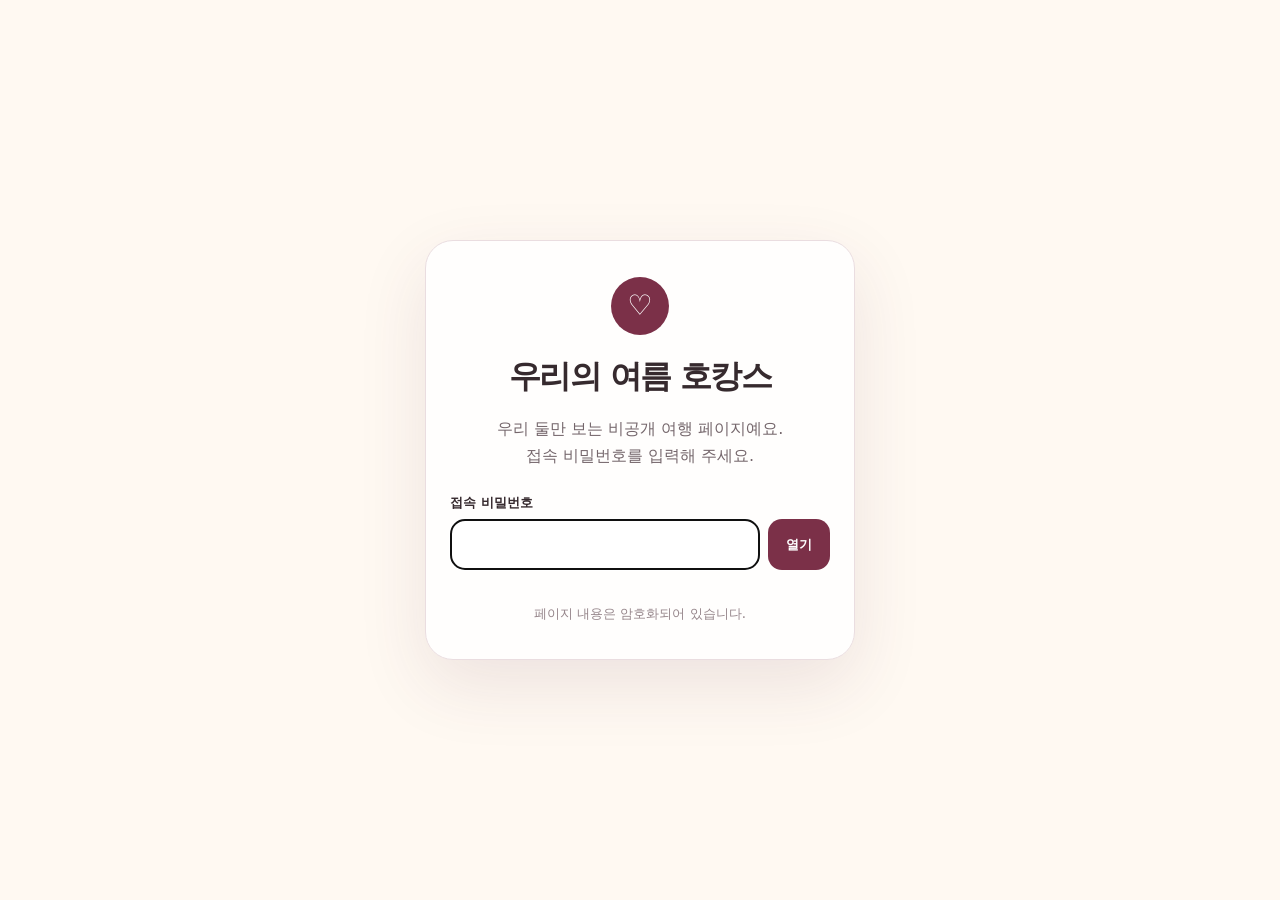
<file: private-hocance-7f24c9/index.html>
<!doctype html><html lang="ko"><head><meta charset="utf-8"><meta name="viewport" content="width=device-width,initial-scale=1"><meta name="robots" content="noindex,nofollow,noarchive"><meta name="theme-color" content="#7b3048"><title>우리의 여름 · 비공개</title><style>*{box-sizing:border-box}body{margin:0;min-height:100vh;display:grid;place-items:center;padding:22px;background:#fff9f2;color:#362a2e;font-family:system-ui,-apple-system,sans-serif}.box{width:min(100%,430px);text-align:center;background:#ffffffd9;border:1px solid #eadde0;border-radius:28px;padding:36px 24px;box-shadow:0 25px 70px #5d30451c}.heart{width:58px;height:58px;margin:auto;background:#7b3048;color:#fff;border-radius:50%;display:grid;place-items:center;font-size:28px}h1{font-size:32px;letter-spacing:-.05em;margin:20px 0 8px}p{color:#75676c;line-height:1.7}label{display:block;text-align:left;font-size:13px;font-weight:800;margin:25px 0 7px}.row{display:flex;gap:8px}input{min-width:0;flex:1;height:51px;border:1px solid #d9c5ca;border-radius:14px;padding:0 14px;font-size:16px}button{height:51px;border:0;border-radius:14px;background:#7b3048;color:#fff;padding:0 18px;font-weight:800}#msg{min-height:22px;color:#a23955;font-size:13px;margin-top:11px}small{color:#96868b}@media(max-width:420px){.row{display:block}button{width:100%;margin-top:8px}}</style></head><body><main class="box"><div class="heart">♡</div><h1>우리의 여름 호캉스</h1><p>우리 둘만 보는 비공개 여행 페이지예요.<br>접속 비밀번호를 입력해 주세요.</p><form id="f"><label for="pw">접속 비밀번호</label><div class="row"><input id="pw" type="password" required autofocus><button id="go">열기</button></div><div id="msg"></div></form><small>페이지 내용은 암호화되어 있습니다.</small></main><script>const S='8DAiCCLzNX/PZaGk0PaDhA==',I='+8072ZUBudD1YEV6',P='ilABMHd81cCnH5maGOD1y1x/KGTPrP95GmnWzvX3kCnuga421nLJ8ft0GqSPUbaWDDCMXy4aOZ7abTzVNl+OoFNL9MRgjcqo5Eahx3V80yXapdXo2lVKsfnfrGsdEVIW44nqRyxOHw1QJ/oDTHB3479X2/[base64]/vyiKO4kf1MQbTNifIuh9IjwKjTxHwpGpvHAvwKmwBeD7UlRzIhqALjEPhCY37Eb+pPoS3uam2qOp5L5r1q/p5IOOHiUV/8ErE3ybWIm5B9rS1XbgdzARehvgYbbWg/3f3/Rp1k8glCWRpJXENrUqxkkkl4MxPHad3Y+Tm6n030aCTDLMqlAepnK2yY0bK0pp8fH77GkAF0Fm86dzjZUEVrjzxmC4oTNRmPXt4+zFNnISDWkuqIOwGiIMt/70pG+QWNEs47nU68micEsFlw/ZFvWIuq779JdTCG8bTwc7UJ+mFFhATtMKWRti0hQl43nJNZgyY2c/9mOk115wFr70XkTfPIDPAEToYYsV3EVkX8zjtJvNi/4VFCmoYKe6XCa2TCpE7S8i9zcg2NQB3/hvKDBq5bz7HVE+AI3TL6McXMu9O+NocZnxzmlkyhAfTbvVIRJ75eyYX5uMeNZQkKjCvHKPDV7rqShpc1DI5k0+0v8E2rxx2hZQuSlp/wP75Y60rMXJoVK/mTnq95VKu49o1Vll7gVpCygbb4GYXU5aEyXiZvXOCCRnOACM/VLJFP003B+LErL7snT4tnJoAm187yGAxQDnio4QCfHCHjpI+3oJ3W/Ik7noCaY+VHcjD8uVuVQ8uDzOlWaEwjwRlyCEWmb1rqvjSgx2wVvRWtE2PpkIyzb14+jO1tTlT0xswNwknoXPrsTfuHxEE/TWq96Dmr6L1UfSfMd/TtTwyq87c0mF7oE9XE41dVyMO2fSrCvrpWuy2ekrmdmAp+DPfM6n4pLxTNxns94sBUff2/0RFtr8VxvXClPFY8+QYPHG4xyiZNFc+h1ubQU9lqX7dt1292R32j2EWKhu6teBTHoMDJP083cbV7w1kbzxrO6JHwElrAC8FmTHIY1+auFH5V5p/H8gbnwt53D3pEyWqQYlmxjIwJB6cor1BSawiJTKubAPfqEMSDMqKxxsVjHNxg2YecEMtK2PycXd4XF2y+pbEy0Z8nn73CQKhmG7N6+RsZmCIfSe/x3HxROw3nP2bM3wzYPTLiHvJ4Wf2uUHxoL3LvUPWTQXJ7u8LwltNaMsmo1zQIhajS8Et7hTfDmGULAcJd65/gETxixPEF3Wsy49FwzOsRBV0QF3hOEbbsw3rcPF9xTh0KSaCyCAMepjo8xACFtS9DtHVuWvFmuR0ittisCxEZIzRy8J+M2xwjutPiaKHU3iWIE93/7PnZEAWqSOUQKrTBOpYWlLM+5aRGWesvlfWIzrgX5j8dug4VtTEcagRyEBPuJoia3tLbvGdqk0vgQY1cmUdHtZjda7ZSpWZR9ilRQ+g0mPMvqKYTUYYHgSb1aXBqAyJWLmkBt4l3xLpzZfMzl9f901cBH0AlYUw+HrjfdCqKgF+vLoUob/nTdQ0QA16zT4B5J+XdjAyoKfYRMhJ5NAHMCYbO9xwpcBbmBFu0beif/Y31bJaAh4EvrsFAOnkN1DVFnaoptnByFYaL0bdZ08XhF5aUbqDIGR2V/t2iNL6Rah/IXP/eOCOQkCrqon9TtAfldxhpcFhdT+ZYj+eXMBndMOWbGJL1z0i2SwKdZd7SWOU/5aI24LiZw1Iuda7GS0ACDZUP0XCgp2Tl9J2Kt7WUavLPsAa38gLtR1ZAGKC2yL5Y+g5l7smtQj5xw626Sm+s5jfRdMaIW1JdjQei+0be4sUOINaOSajqtkOE18f6qaeCsw/FVegQOWrWmI2zdZuK8RWI4zmLNQT+a2bSqR0Eo/7h1VzFCJmShqfptHXrdGs4ZA6dRjSP2zAl8rm6dM/McbDutxJ2M97sq3/CZr+gA55K3evgFtnCCNtBQZARgkJXxcRPrs4hnQ8RcJb9RqpASxqDOLGO4tJad8D9RcmSjq5wQqSVYPFscQFvtK7VeTYRjsY8GODTGYoQfrIa1lgT20Zpv6BFO5W9Gra6vkgoUb6KIrzbc+wsYmX971u1/EDZ0TfKoGdBvnweimKR0UT1PRsiEBHBbegaTTiIhZr9E7LHYzN3LyZRwekiou7Q3ldV2qIbScRctz+FcuHP8leDrUVBUyn59M5ARQkhQLwYw00CBSPdvubcsnNfDzoeAkvxSEPeAVTP32hoCSGfeFbvO+ayQH3kYRF9ZA9ZzyUo3DxQOqyJsmBVTpR8JKN6snlds/My/vloIpK0I659eoisGcdeS0M/JfUvYHcYlpuMEkWxyYxHfM1yI9e+4rsKAcK1X4cE1GydsrVlYGYroelYhSvFMrIlSt4jM0TymaY7OzNisYv84fwZrYUq8967K22VG1FcudEOWb0jQeLIPc9YsVtqeWb/2WMGkJYw/PVwxLgSqPHKvORCwp+bs0DVOdkTlQav47s9MIO3jzK2pFkPcCogyu+b4IybvIYY1td7dXaTtqI6JHY5AN8DBDX4MdyZkNTDY6sbHr5KBo4jvKKAzu+KeNQS/Rhh01HP2F+qbm4UIGCmyDLlfEgW8T5SLxc3oudzjsRL0rY/O5a2+8iraqd0VbKR3YPyeFnUzxHWsMSUZOagdaGVCpHXALQHxYMB+wy3G1pb2OramC0rSTmDQntm9tQ8BMm3Xq6XZhCqW6uey38ZRo1Cdm6JnvNzNlaObHKgYGzcyk9JM6a93G8IVeylXiQVb0lZzLRi2li1C6uE/NyHAcxWBQPK5m/1x+z1QxLyFwdKkGJkA8G7FAV8P8x3ZfKsEKBlMTvhtXvorJ7ZUNJMB5hcI1jsQJtdmFReVq/cT2+JrQoQSHj2HwICN4vk6/j2FM1x31JCa5rHxeBA5YiulsxYBWDL+qNixkwvTOLn1Nhnhh+glGslIynHjCaLeKMnKXG161HLZisx0hOs5BgSboMNU5/ZBudY6O/aPqLX+mIl1cfNgO6dD2DrVd3izRxBmOCeeyvsCiFUBzYZapYteY0SINEVIku+7ymPEGVHPJn02D/+6T2NlBgt5h/eWoxvn7/KHWjkSQPGxY+dltJNogPi307tbGTXTsiJj9GiSar+5Y/2mUojWGOW7kB+9fPIEhoDDgJLVCcqu1CI01aRfQlhkRjc5KkHV1v6byLdRriM6H0zWPaLh+L/Xzfg366R5rN/npFBpxh6mBgu6B4hceu2svFFjgUOe48cFuvwNGyfC8sY2oOIDHQTA4lDQz1guGuv3UMyazXZ4TuXIhpfiL33wBda5ARUc+NPD01SLSrKvaIbiMbSeD6KD7Be/F523ORxt8j6uHzggo80NThRcKlpxb5uKi1lEAOs/ctsrP/Haa3hS9nX/RGI5gg5aMhYHUYACWgiQ5eO6YV5EEDPdF1VwEuvFKeWC9A6Q/0jlBSy+t5wrM3cpKbud1QZa1mCg1x9BW+xhhbiMqmljaMICsE2TPnJ04eNdfcOC3gHTtvA13Q5/pjeOX2tsgAj1DUrH5hWuq88Y9DscshVBaAxz+WzMFxX8hGfvyFZ3Zyix1JU9cDSQwYAv1EqrI6hPCwrPMsxJ4/UalEtStvezSYTzyBWQjWPjEDrmTLSnN/3qPO31gEdxMfyk2ocnsbYZoC4DtifXrXIT8jF0+sZJeaI3oqGHUvCmz7aJ02SMWZtQBh05FKvyDhY9yhnfUAtLpa/IzcKj+PVHPQ6WiZoP4cbC+uhObF3vkTBVmJ69ggiykzEAOR8X76LPYbH7It+/eeYOeAZeBRHpHKOuy02X6nJp1EfCAbOYesPJtoKNlZnkL7zmwLfiMCFZ4W/QiRRvmUo1s8OjME8K918ywOS35gnyAi2K5I1eV8jY8uuEtTSpeAF0DbGzvjkPlh2tQHUQg9v/cSuHaf6A56+kqSGGxXoJCmfm/xWINyHoNQEu2iRAeJE6225iwCZPwzNvDG7kqOqrZJQfjbRNOmFka5LLdAiSmdx7RYNgiQzIu0q5fQX7lBwAbz6RBJ6TTr79KOuTyXsxzM0YUoUuyaYpKpniPpHLjSaO1rYdkTMCZXWJM0n0oL+BdJOhJv3oTNIzUlfYYqPDzdJRBaUetIXUqyp06W3pumI+fl8O/HNhkn0LBLUW2Ps/WjYz5QRpim8E/WCkq5jd2eyspq3jES+WcyPsoeGB9G1zsTGSRm7BwC6QOB30FuVewOZ4Jdf4baFFc3OYemC0Vw36I6Ke2jJrWWvO9BCa+224ElofvnTQx4D5aytzpo5vLDqkcWE+6krOZ6gCu2R1WdLL/[base64]/5rAhhCc+zLXtQ3G1JPbE7Ld5nvBbqwpSpkIFP2QjUxhw81ls97Y0wVtuufKPdO9GC9Y8IKbOSBR6nnSXMhD9mMrNGimhKPLS1jrg1t5UmBbO/OrcnQLapaTT0Z46rkNMwkn+j1g8DRbvCtzzGTWDNz0xr/vBVwhYZ5A0eRMCwCCS2Bu5wqWCE6eRPpJLE/klYSlitPvYb6VMvyo/3YuRMq7lMy/R92qqCP+IXbX2k27wWicAsSF0bUoJ61tluxDyuw7mbdCn//dl7I0LDvJocyxtFZV3Z6lctEKXBYkxCr+wAskvCH7oEKgBPiQkQbChOCgn/bNIxO4KtQfY3uKcCdNAui5Pd6VspP5icMMEtqgU9aeF1mTdqegeYr5zuM0ucBZjYvl4dyvfk2Imgnv/KG6ygBKEueCt8PYEXCVHjQ8M2mjJduRhMgI2snX1DRgdB7sT77+nxfW79nv6MKAM4/TksQpudYOpyuamgzVrUNtiebOCNBuAFF3W1stSpWeCITdwW2SMbWms0ojuwDpuzmyCkTWtYSBaXHOH8ji6mkJpENxkRiX18odd2qQjDGLIwJh7615ge+WWWrfuXyYs49n/qr90QenCGl9AZJzNcmh6tV2e+g8pbc6E4RpSg4qjELxRKNW12FBZR88ySG8aDZrotvvB34d1+T3EhsrpPO/1MXzKWuHxdKzg9dFeh18SKq5j4DqFRq1FfIq5gsnKGUzJM21bBPLeOErZ/7SfOPLupBz1qkpKt7deLKwHxbrULf5loZyXkWhQL/[base64]/y1poH4xXgcAvxooBXa1E8nV07W1zYAhB/4lVxWbiyGjhzF4+5OIzwUzKmh57rmH+WS4I8MJtq7QKqgN1O+FQuy7PCSU4qBSY=',u=s=>Uint8Array.from(atob(s),c=>c.charCodeAt(0));f.onsubmit=async e=>{e.preventDefault();go.disabled=true;go.textContent='여는 중…';msg.textContent='';try{let k=await crypto.subtle.importKey('raw',new TextEncoder().encode(pw.value),'PBKDF2',false,['deriveKey']);k=await crypto.subtle.deriveKey({name:'PBKDF2',salt:u(S),iterations:250000,hash:'SHA-256'},k,{name:'AES-GCM',length:256},false,['decrypt']);const x=await crypto.subtle.decrypt({name:'AES-GCM',iv:u(I)},k,u(P)),z=new Blob([x]).stream().pipeThrough(new DecompressionStream('gzip')),html=await new Response(z).text();document.open();document.write(html);document.close()}catch(_e){msg.textContent='비밀번호가 맞지 않아요.';go.disabled=false;go.textContent='열기';pw.select()}};</script></body></html>
</file>
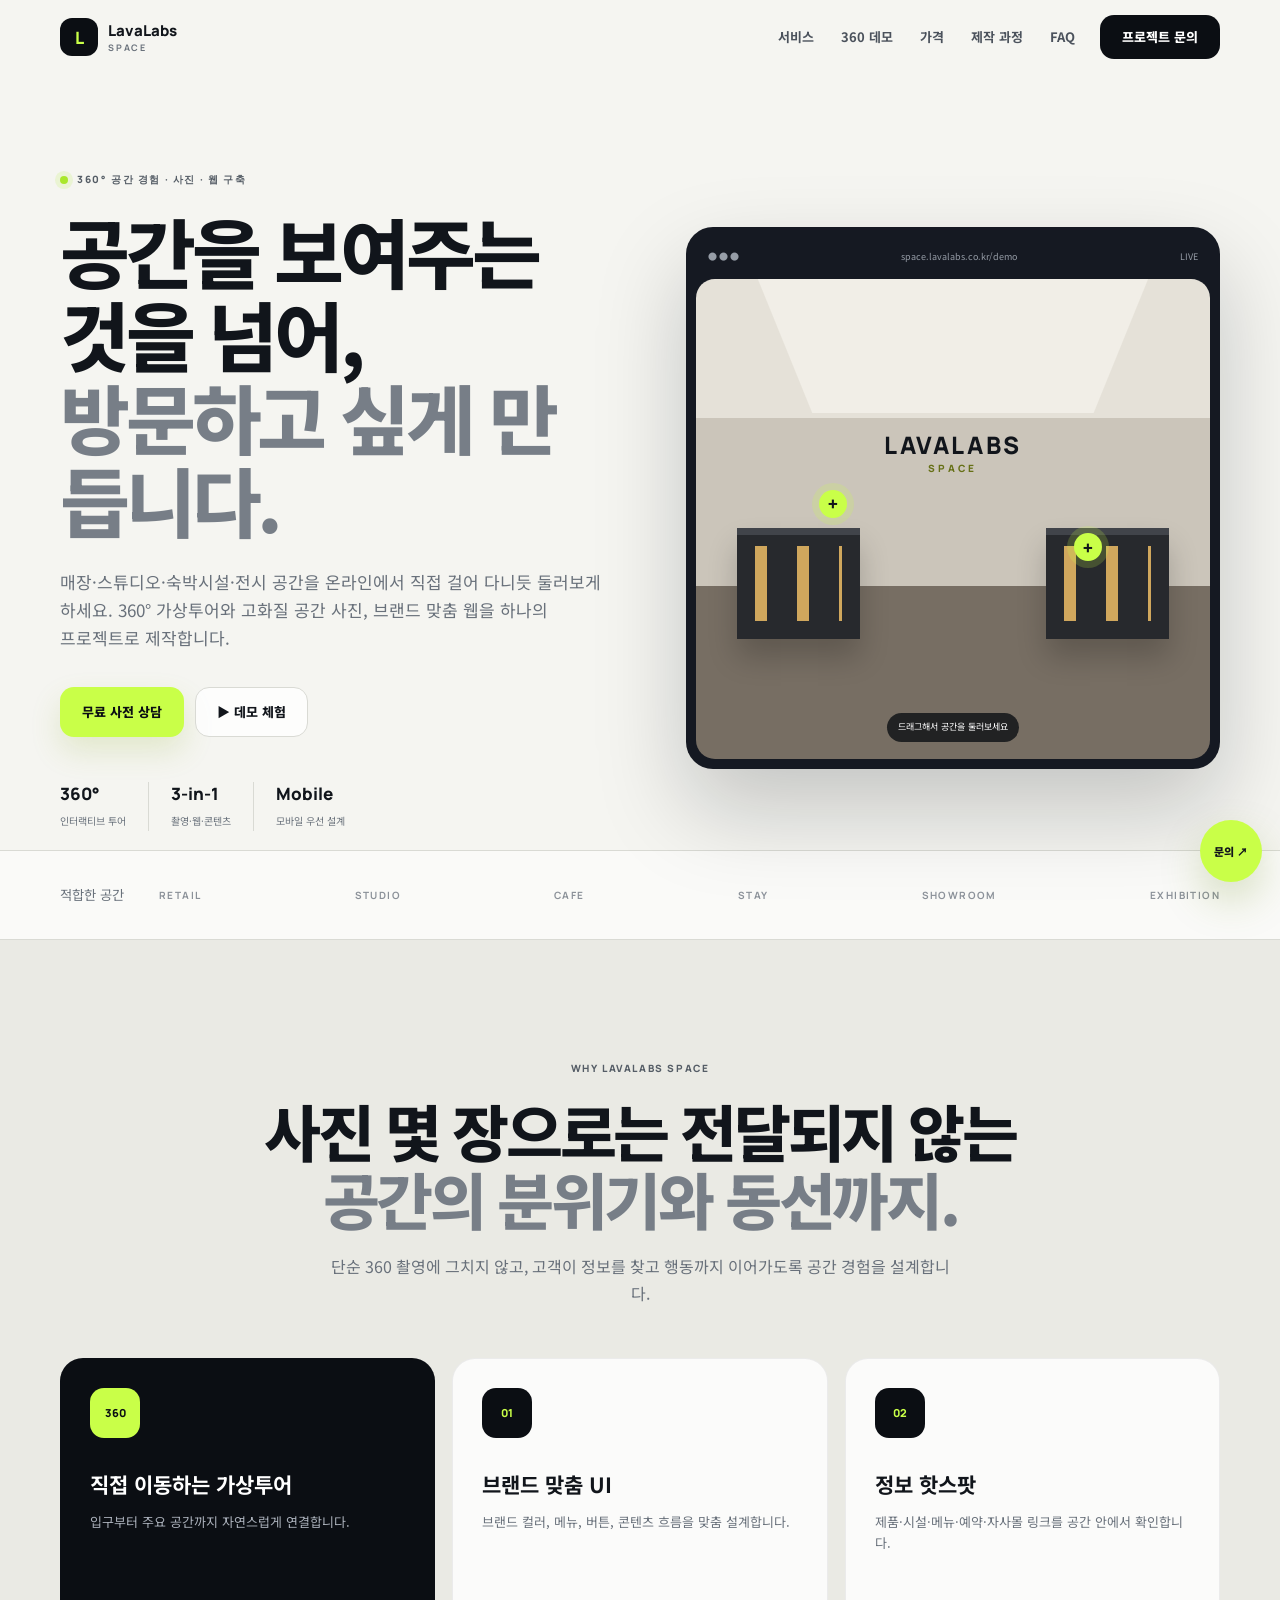
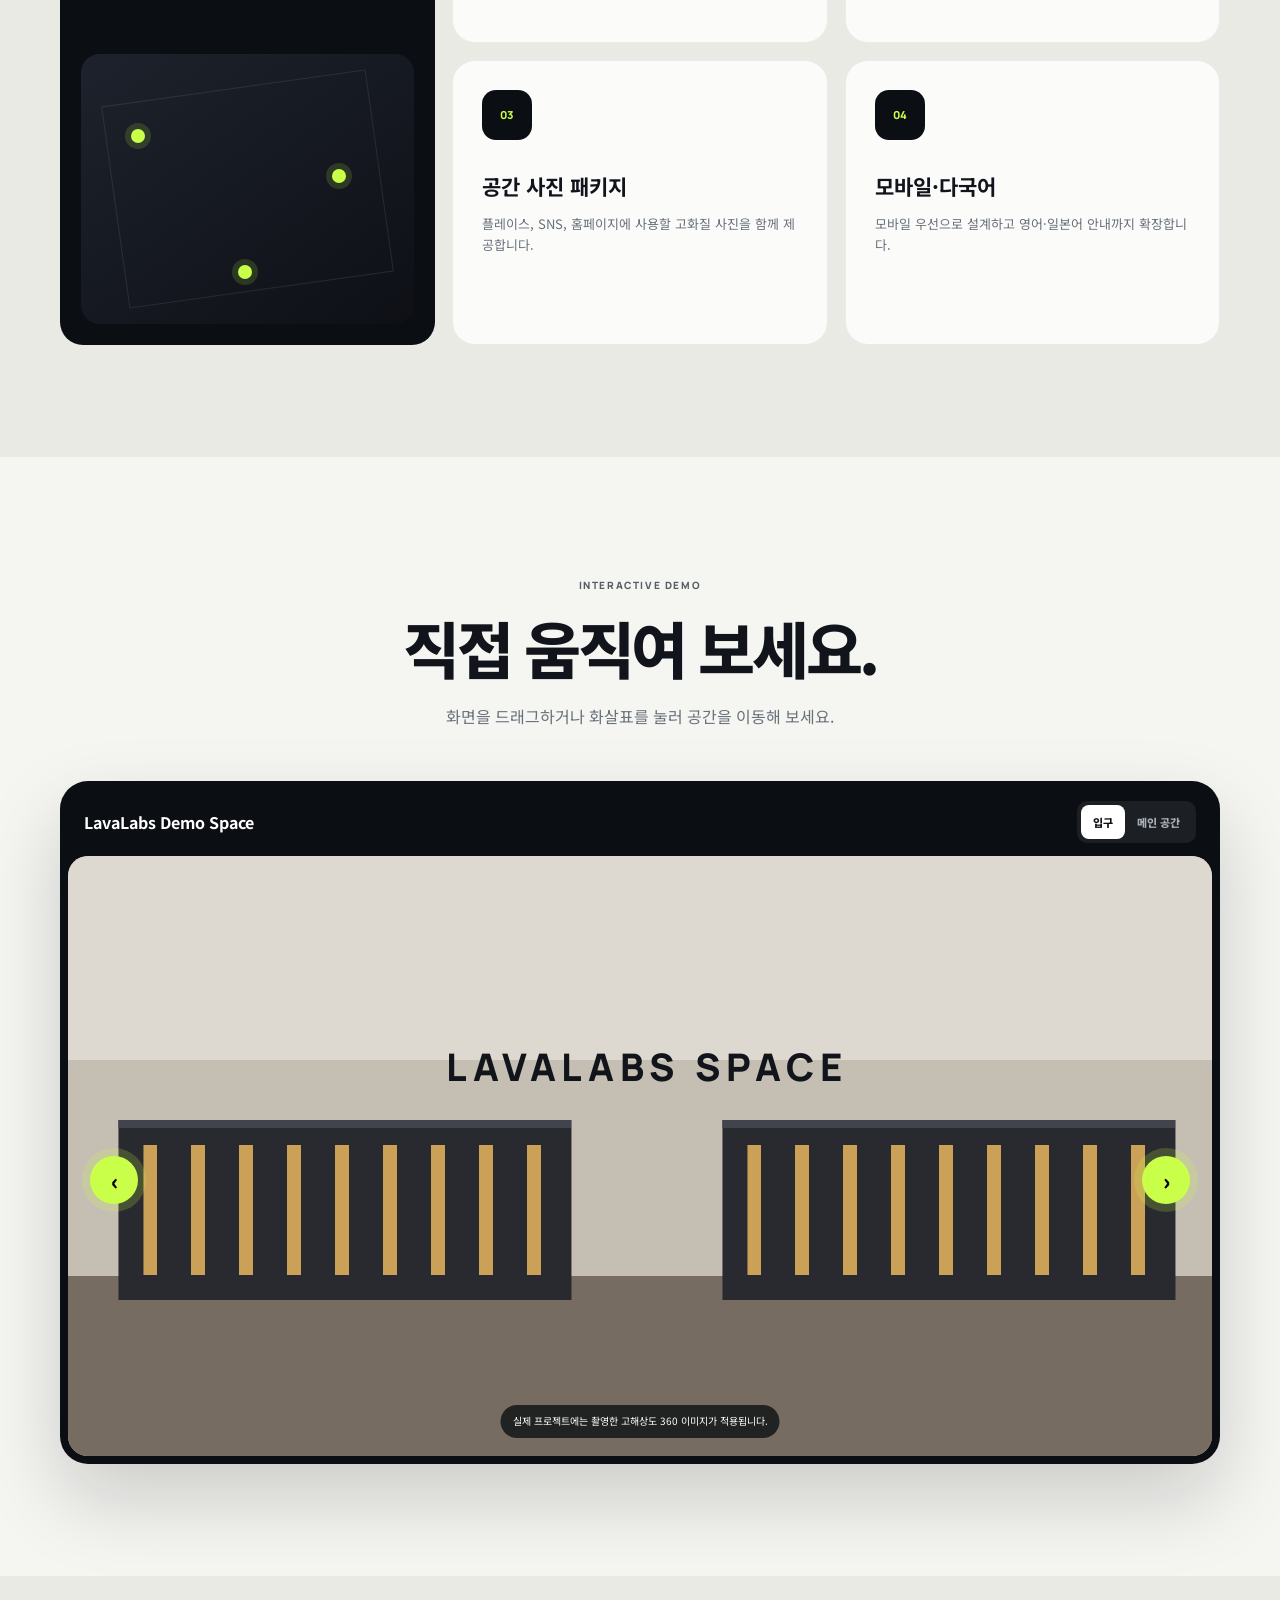
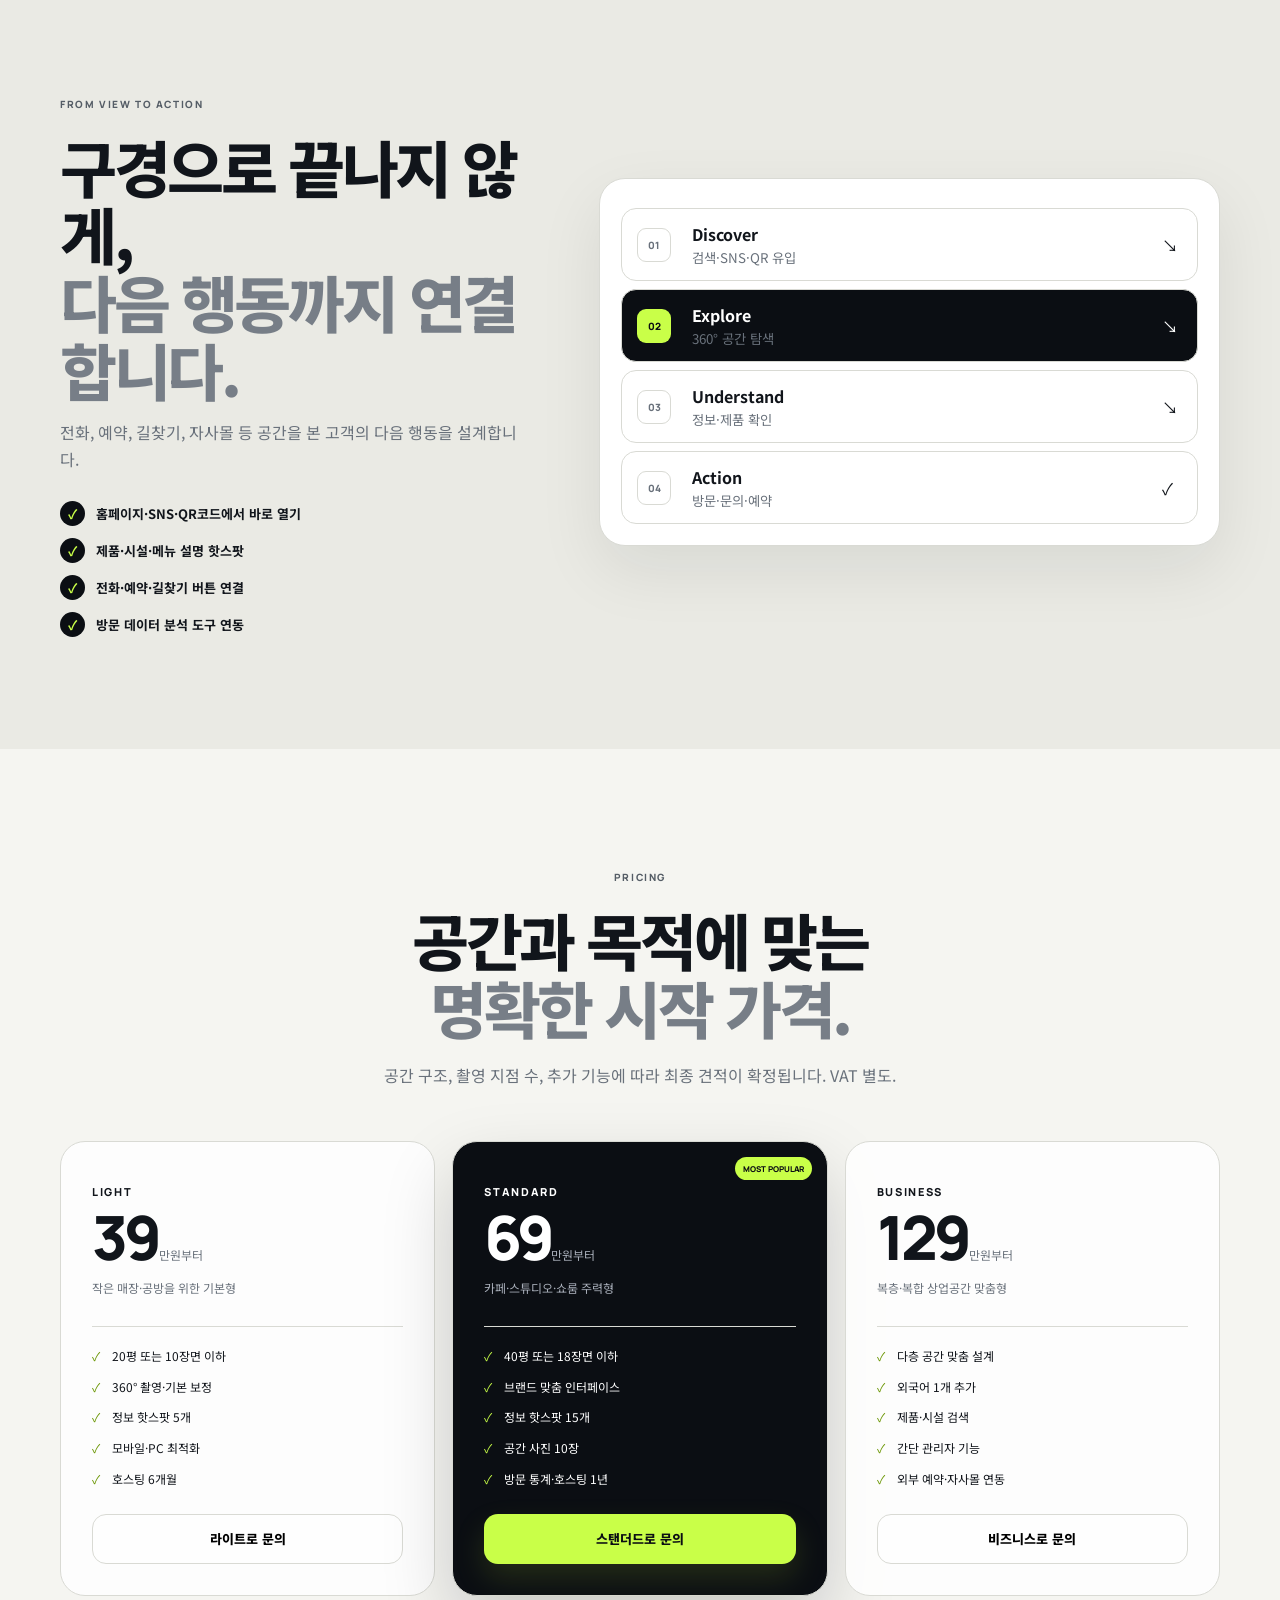
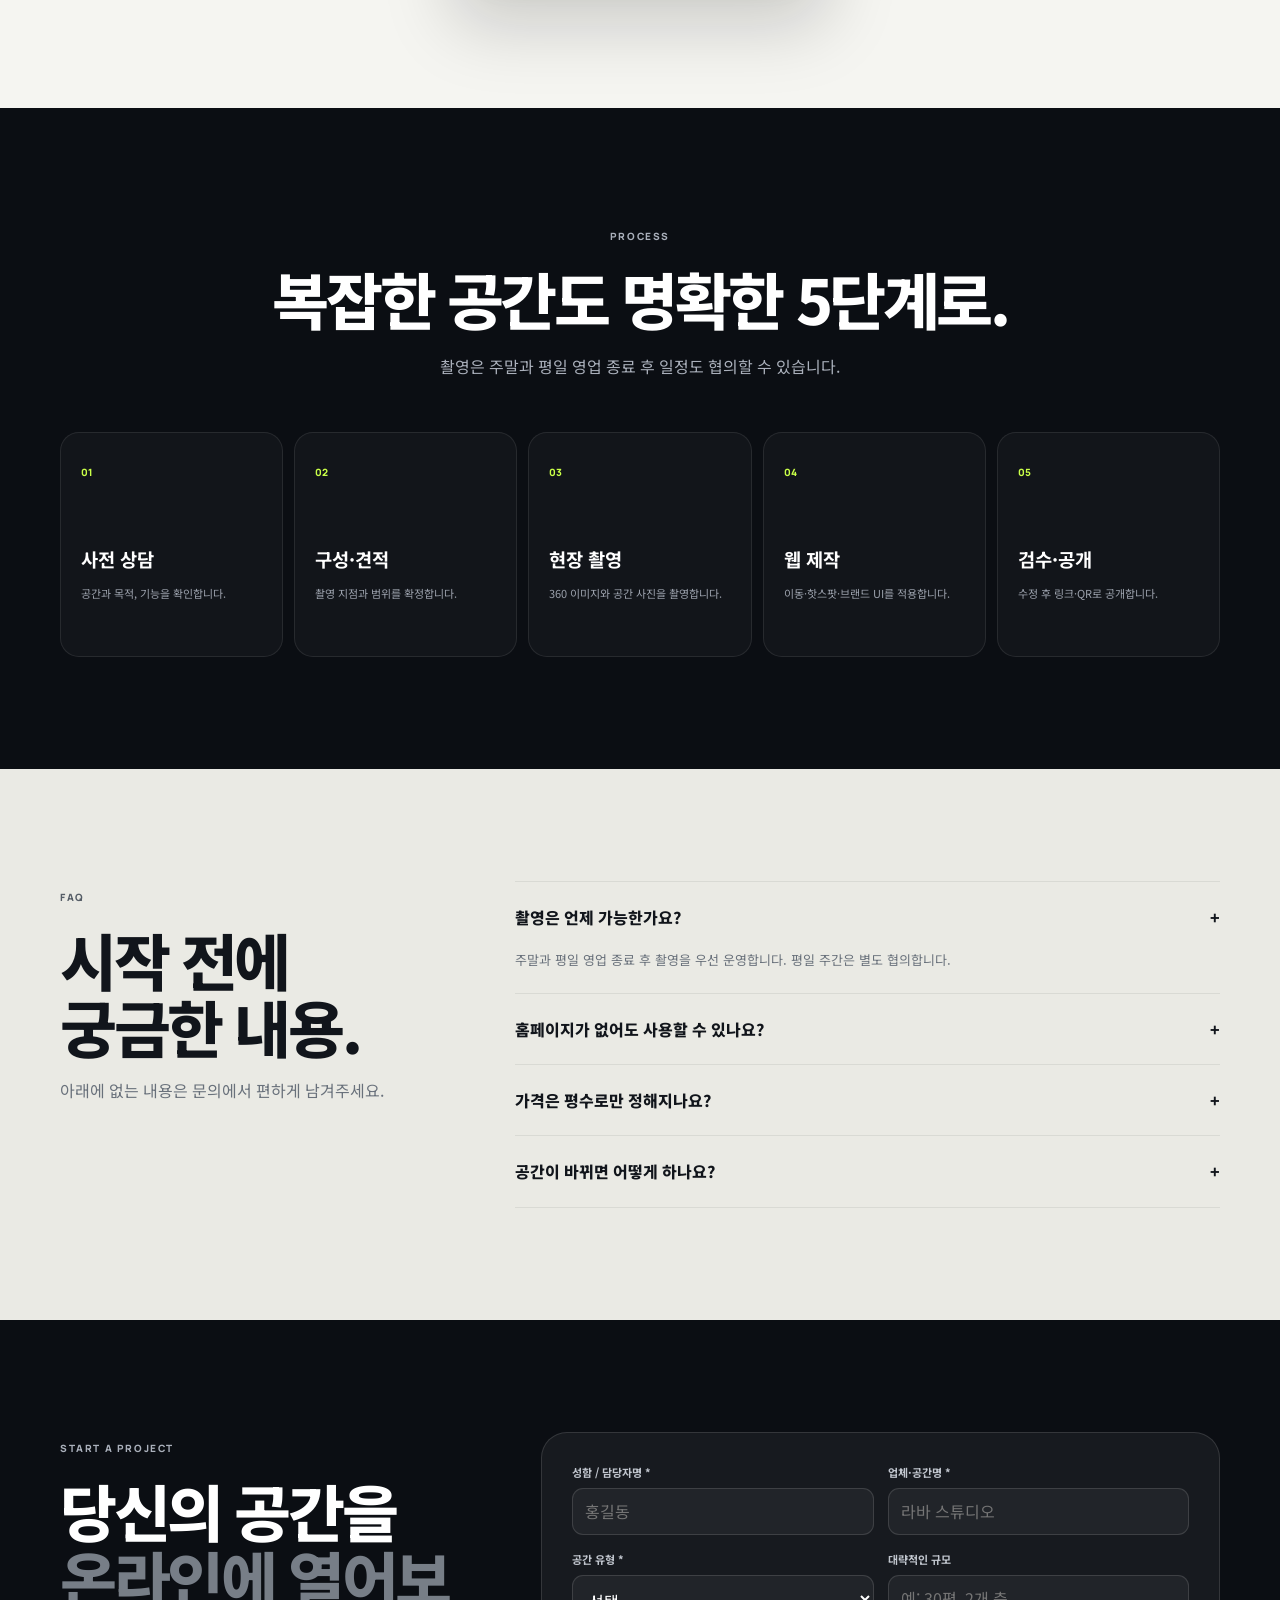
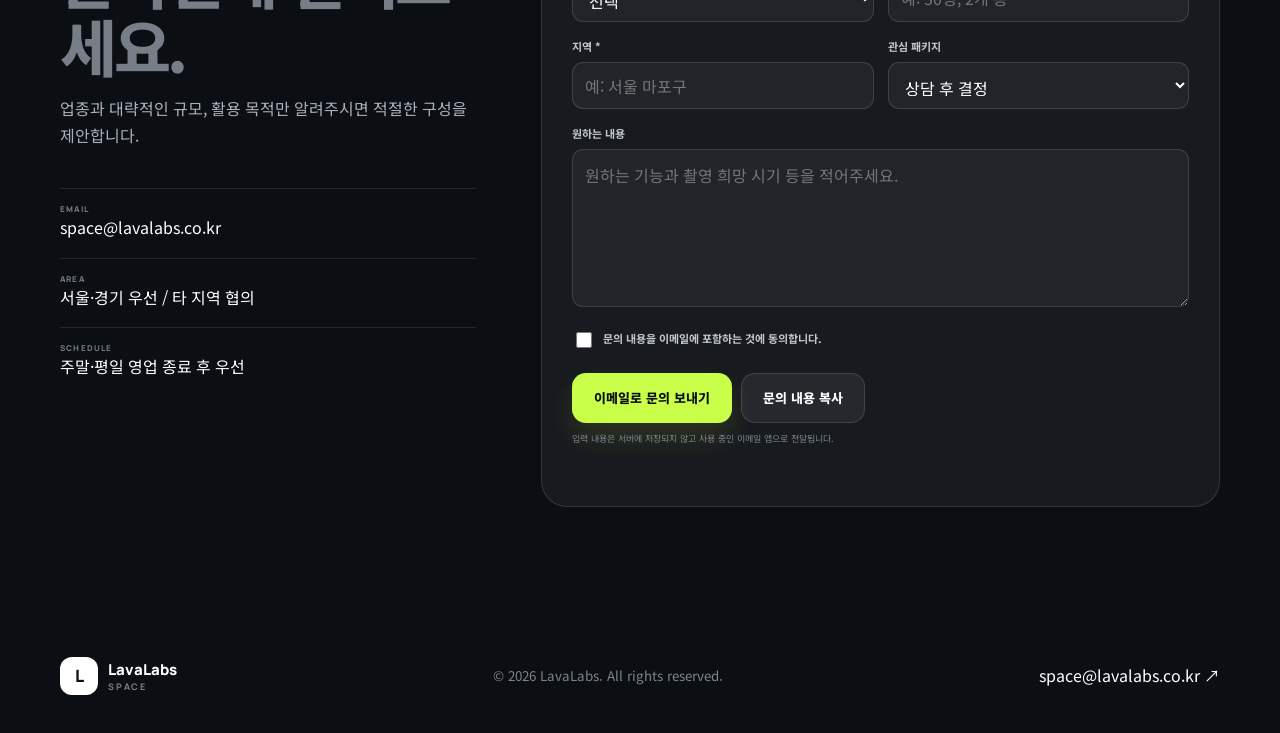
<file: index(2).html>
<!doctype html><html lang="ko"><head><meta charset="utf-8"><meta name="viewport" content="width=device-width,initial-scale=1,viewport-fit=cover"><meta name="theme-color" content="#0b0e13"><meta name="description" content="LavaLabs Space는 360° 가상투어, 공간 사진, 맞춤형 웹을 결합해 오프라인 공간을 온라인 경험으로 만듭니다."><title>LavaLabs Space | 360° 가상투어·디지털 공간 구축</title><link rel="preconnect" href="https://fonts.googleapis.com"><link rel="preconnect" href="https://fonts.gstatic.com" crossorigin><link href="https://fonts.googleapis.com/css2?family=Manrope:wght@600;700;800&family=Noto+Sans+KR:wght@400;500;600;700;800&display=swap" rel="stylesheet"><style>
:root{--bg:#f5f5f1;--ink:#11151b;--muted:#69717b;--line:#d9dad4;--dark:#0b0e13;--lime:#c9ff48;--max:1160px}*{box-sizing:border-box}html{scroll-behavior:smooth}body{margin:0;min-width:320px;background:var(--bg);color:var(--ink);font-family:"Noto Sans KR",sans-serif;line-height:1.65;overflow-x:hidden}a{color:inherit;text-decoration:none}button,input,select,textarea{font:inherit}.wrap{width:min(calc(100% - 40px),var(--max));margin:auto}.section{padding:112px 0}.muted{background:#eaeae4}.dark{background:var(--dark);color:#fff}.head{position:fixed;z-index:40;inset:0 0 auto;height:74px;transition:.25s}.head.on{background:#f5f5f1e8;backdrop-filter:blur(16px);border-bottom:1px solid var(--line)}.nav{height:100%;display:flex;align-items:center;gap:25px}.brand{display:flex;align-items:center;gap:10px}.logo{width:38px;height:38px;border-radius:12px;background:var(--dark);color:var(--lime);display:grid;place-items:center;font:800 17px Manrope}.brand b{display:block;font:800 15px Manrope}.brand small{display:block;color:var(--muted);font:700 9px Manrope;letter-spacing:.2em}.links{display:flex;gap:27px;margin-left:auto}.links a{font-size:13px;font-weight:700;color:#4b525c}.btn{display:inline-flex;min-height:50px;padding:0 21px;border:1px solid transparent;border-radius:14px;align-items:center;justify-content:center;font-weight:800;font-size:13px;cursor:pointer;transition:.2s}.btn:hover{transform:translateY(-2px)}.primary{background:var(--lime);color:var(--dark);box-shadow:0 14px 30px #8eae2a30}.secondary{background:#ffffffc8;border-color:var(--line)}.black{background:var(--dark);color:#fff;min-height:44px}.menu{display:none;margin-left:auto;border:1px solid var(--line);background:#fff;border-radius:11px;width:42px;height:42px}.mobile{display:none;position:fixed;top:68px;inset-inline:0;background:#f5f5f1;padding:15px 20px 24px;border-bottom:1px solid var(--line)}.mobile a{display:block;padding:12px 0;font-weight:700}.hero{min-height:850px;padding-top:145px;display:flex;align-items:center}.hero-grid{display:grid;grid-template-columns:1.02fr .98fr;gap:70px;align-items:center}.kicker{display:inline-flex;gap:9px;align-items:center;margin-bottom:22px;font:800 10px Manrope;letter-spacing:.16em;color:#555d66}.dot{width:8px;height:8px;border-radius:50%;background:#a9e72c;box-shadow:0 0 0 5px #a9e72c26}.hero h1,.title h2,.copy h2{margin:0;line-height:1.09;letter-spacing:-.055em;font-weight:800}.hero h1{font-size:clamp(48px,6vw,76px)}.hero h1 span,.title h2 span,.copy h2 span{color:#777e87}.lead{max-width:640px;margin:27px 0 0;color:var(--muted);font-size:17px;word-break:keep-all}.actions{display:flex;gap:11px;margin-top:35px}.stats{display:flex;margin-top:45px}.stats div{padding-right:22px;margin-right:22px;border-right:1px solid var(--line)}.stats div:last-child{border:0}.stats b{display:block;font:800 17px Manrope}.stats small{color:var(--muted);font-size:10px}.mock{background:#151922;padding:10px;border-radius:27px;box-shadow:0 40px 90px #0b0e1335;transform:rotate(1deg)}.bar{height:42px;display:flex;align-items:center;padding:0 12px;color:#969da7;font-size:9px}.bar span{margin:auto}.space{position:relative;min-height:480px;border-radius:19px;overflow:hidden;background:linear-gradient(#e5e1d8 0 29%,#cbc5ba 29% 64%,#776e63 64%)}.ceiling{position:absolute;inset:0 12% auto;height:28%;background:#f1eee7;clip-path:polygon(0 0,100% 0,86% 100%,14% 100%)}.shelf{position:absolute;bottom:25%;width:24%;height:23%;background:#27292d;box-shadow:inset 0 7px #41444a,0 18px 28px #0003}.s1{left:8%}.s2{right:8%}.shelf:before{content:"";position:absolute;inset:18px;background:repeating-linear-gradient(90deg,#d0a75d 0 12px,transparent 12px 42px)}.sign{position:absolute;left:50%;top:36%;transform:translate(-50%,-50%);font:800 24px Manrope;letter-spacing:.11em;text-align:center}.sign small{display:block;font-size:10px;letter-spacing:.3em;color:#667016}.hot{position:absolute;width:28px;height:28px;border-radius:50%;background:var(--lime);display:grid;place-items:center;font-weight:900;box-shadow:0 0 0 7px #c9ff4830}.h1{left:24%;top:44%}.h2{right:21%;top:53%}.hint{position:absolute;left:50%;bottom:17px;transform:translateX(-50%);background:#0b0e13c9;color:#fff;padding:7px 11px;border-radius:99px;font-size:9px;white-space:nowrap}.strip{border-block:1px solid var(--line);background:#ffffff70}.strip .wrap{min-height:88px;display:flex;gap:35px;align-items:center}.strip small{color:var(--muted)}.logos{display:flex;flex:1;justify-content:space-between;gap:20px;flex-wrap:wrap;font:800 10px Manrope;letter-spacing:.14em;color:#8b9199}.title{text-align:center;max-width:800px;margin:0 auto 52px}.title h2,.copy h2{font-size:clamp(35px,5vw,62px)}.title p{max-width:620px;margin:21px auto 0;color:var(--muted)}.cards{display:grid;grid-template-columns:repeat(3,1fr);gap:17px}.card{min-height:285px;padding:29px;border-radius:23px;background:#ffffffd0;border:1px solid #11151b12;transition:.25s}.card:hover{transform:translateY(-5px);box-shadow:0 22px 60px #11151b16}.card.big{grid-row:span 2;min-height:587px;background:var(--dark);color:#fff;position:relative;overflow:hidden}.num{width:50px;height:50px;border-radius:14px;background:var(--dark);color:var(--lime);display:grid;place-items:center;font:800 11px Manrope}.big .num{background:var(--lime);color:var(--dark)}.card h3{margin:29px 0 9px;font-size:21px}.card p{margin:0;color:var(--muted);font-size:13px}.big p{color:#aab0ba}.map{position:absolute;inset:auto 20px 20px;height:270px;border-radius:19px;background:linear-gradient(145deg,#1d222c,#0e1016)}.map:before{content:"";position:absolute;inset:33px;border:1px solid #ffffff17;transform:rotate(-8deg)}.map i{position:absolute;width:14px;height:14px;border-radius:50%;background:var(--lime);box-shadow:0 0 0 6px #c9ff4825}.map i:nth-child(1){left:50px;top:75px}.map i:nth-child(2){right:68px;top:115px}.map i:nth-child(3){left:47%;bottom:45px}.demo{background:var(--dark);border-radius:28px;padding:8px;box-shadow:0 35px 80px #0b0e132d}.demo-top{min-height:67px;padding:0 16px;display:flex;align-items:center;justify-content:space-between;color:#fff}.tabs{display:flex;background:#ffffff12;padding:4px;border-radius:10px}.tabs button{border:0;background:transparent;color:#aab0b8;padding:8px 12px;border-radius:8px;font-size:11px;font-weight:800}.tabs button.active{background:#fff;color:var(--dark)}.viewer{position:relative;height:min(62vw,600px);min-height:410px;border-radius:20px;overflow:hidden;cursor:grab;background:linear-gradient(100deg,#b5afa4,#ece8df,#b5afa4);user-select:none}.viewer:active{cursor:grabbing}.room{position:absolute;inset:0;width:220%;transform:translateX(-27%);transition:filter .3s}.room:before{content:"";position:absolute;inset:0;background:linear-gradient(#ddd9d0 0 34%,#c5beb2 34% 70%,#766c61 70%)}.unit{position:absolute;bottom:26%;width:18%;height:30%;background:#282a2f;box-shadow:inset 0 8px #41444c}.u1{left:6%}.u2{left:29%}.u3{left:53%}.u4{left:76%}.unit:after{content:"";position:absolute;inset:25px;background:repeating-linear-gradient(90deg,#caa157 0 14px,transparent 14px 48px)}.vsign{position:absolute;left:50%;top:35%;transform:translate(-50%,-50%);font:800 38px Manrope;letter-spacing:.15em}.arrow{position:absolute;top:50%;width:48px;height:48px;border:0;border-radius:50%;background:var(--lime);font-size:22px;font-weight:900;box-shadow:0 0 0 8px #c9ff4830}.prev{left:22px}.next{right:22px}.demo-note{position:absolute;left:50%;bottom:18px;transform:translateX(-50%);background:#0b0e13c9;color:#fff;padding:8px 12px;border-radius:99px;font-size:10px;white-space:nowrap}.split{display:grid;grid-template-columns:.85fr 1.15fr;gap:80px;align-items:center}.copy p{color:var(--muted)}.checks{list-style:none;padding:0;margin:29px 0 0;display:grid;gap:12px}.checks li{display:flex;gap:11px;align-items:center;font-size:13px;font-weight:700}.checks span{width:25px;height:25px;border-radius:50%;background:var(--dark);color:var(--lime);display:grid;place-items:center}.flow{padding:21px;background:#fff;border:1px solid var(--line);border-radius:26px;box-shadow:0 24px 65px #11151b15}.step{display:grid;grid-template-columns:43px 1fr 20px;align-items:center;gap:12px;min-height:73px;border:1px solid var(--line);border-radius:15px;padding:0 15px;margin-top:8px}.step.on{background:var(--dark);color:#fff}.step i{font-style:normal;width:34px;height:34px;border-radius:9px;background:#fff;border:1px solid var(--line);display:grid;place-items:center;font:800 10px Manrope;color:var(--muted)}.step.on i{background:var(--lime);color:var(--dark);border:0}.step b,.step small{display:block}.step small{color:var(--muted)}.prices{display:grid;grid-template-columns:repeat(3,1fr);gap:17px}.price{display:flex;flex-direction:column;padding:31px;border-radius:25px;background:#ffffffd9;border:1px solid var(--line);position:relative}.price.featured{background:var(--dark);color:#fff;transform:translateY(-10px);box-shadow:0 30px 70px #0b0e132d}.badge{position:absolute;right:15px;top:15px;background:var(--lime);color:var(--dark);padding:6px 8px;border-radius:99px;font:800 8px Manrope}.price h3{font:800 11px Manrope;letter-spacing:.15em}.money b{font:800 61px/.9 Manrope;letter-spacing:-.06em}.money span,.price p{color:var(--muted);font-size:12px}.featured .money span,.featured p{color:#aab0bb}.price ul{list-style:none;padding:19px 0 25px;margin:16px 0 0;border-top:1px solid var(--line);display:grid;gap:11px;flex:1}.price li{font-size:12px;padding-left:20px;position:relative}.price li:before{content:"✓";position:absolute;left:0;color:#699500}.featured li:before{color:var(--lime)}.process{display:grid;grid-template-columns:repeat(5,1fr);gap:11px}.proc{min-height:225px;padding:23px 20px;border:1px solid #ffffff17;background:#ffffff08;border-radius:19px}.proc span{color:var(--lime);font:800 10px Manrope}.proc h3{margin:62px 0 9px}.proc p{margin:0;color:#9ba1ac;font-size:11px}.faq{display:grid;grid-template-columns:.7fr 1.3fr;gap:75px}.faq-list{border-top:1px solid var(--line)}details{border-bottom:1px solid var(--line)}summary{list-style:none;display:flex;justify-content:space-between;padding:22px 0;font-weight:800;cursor:pointer}summary::-webkit-details-marker{display:none}details p{color:var(--muted);font-size:13px;margin:-3px 0 22px}.contact{display:grid;grid-template-columns:.76fr 1.24fr;gap:65px}.meta{margin-top:40px;display:grid;gap:17px}.meta div{border-top:1px solid #ffffff18;padding-top:14px}.meta small{display:block;color:#737a85;font:800 8px Manrope;letter-spacing:.15em}.form{padding:30px;border:1px solid #ffffff20;background:#ffffff0d;border-radius:26px}.grid2{display:grid;grid-template-columns:1fr 1fr;gap:14px}.form label{display:block;margin-bottom:15px}.form label span{display:block;margin-bottom:7px;color:#c2c7cf;font-size:11px;font-weight:700}.form input,.form select,.form textarea{width:100%;border:1px solid #ffffff20;background:#ffffff0c;color:#fff;border-radius:11px;padding:12px}.form input,.form select{height:47px}.form select option{color:#111}.form textarea{resize:vertical}.agree{display:flex!important;gap:8px}.agree input{width:16px!important;height:16px!important}.form-actions{display:flex;gap:9px;margin-top:19px}.form .secondary{background:#ffffff10;color:#fff;border-color:#ffffff20}.notice{color:#7e858f;font-size:9px}.status{min-height:20px;color:var(--lime);font-size:11px}.foot{background:var(--dark);color:#fff}.foot .wrap{display:flex;align-items:center;justify-content:space-between;gap:30px;padding:38px 0}.foot small{color:#7d848e}.floating{position:fixed;right:18px;bottom:18px;z-index:35;width:62px;height:62px;border-radius:50%;background:var(--lime);display:grid;place-items:center;font-size:11px;font-weight:900;box-shadow:0 18px 40px #6f8f2040}.reveal{opacity:0;transform:translateY(20px);transition:.65s}.reveal.show{opacity:1;transform:none}
@media(max-width:860px){.links,.nav>.black{display:none}.menu{display:block}.hero-grid,.split,.faq,.contact{grid-template-columns:1fr}.hero{padding-top:115px}.mock{margin-top:20px}.cards{grid-template-columns:1fr 1fr}.prices{grid-template-columns:1fr;max-width:610px;margin:auto}.price.featured{transform:none;order:-1}.process{grid-template-columns:1fr 1fr}.section{padding:90px 0}.faq{gap:45px}}
@media(max-width:620px){.wrap{width:min(calc(100% - 28px),var(--max))}.section{padding:75px 0}.hero h1{font-size:43px}.lead{font-size:15px}.actions,.form-actions{flex-direction:column}.stats div{padding-right:10px;margin-right:10px}.space{min-height:380px}.cards,.process{grid-template-columns:1fr}.card.big{min-height:550px}.demo-top{flex-direction:column;align-items:flex-start;padding:13px}.tabs{width:100%}.tabs button{flex:1}.viewer{height:115vw;min-height:460px}.demo-note{white-space:normal;width:calc(100% - 24px);border-radius:12px}.grid2{grid-template-columns:1fr}.form{padding:22px 17px}.foot .wrap{align-items:flex-start;flex-direction:column}.strip .wrap{align-items:flex-start;flex-direction:column;padding:20px 0}}
@media(prefers-reduced-motion:reduce){*{transition:none!important}.reveal{opacity:1;transform:none}}
</style></head><body><header class="head"><div class="wrap nav"><a class="brand" href="#top"><span class="logo">L</span><span><b>LavaLabs</b><small>SPACE</small></span></a><nav class="links"><a href="#service">서비스</a><a href="#demo">360 데모</a><a href="#pricing">가격</a><a href="#process">제작 과정</a><a href="#faq">FAQ</a></nav><a class="btn black" href="#contact">프로젝트 문의</a><button class="menu" aria-label="메뉴 열기">☰</button></div><nav class="mobile"><a href="#service">서비스</a><a href="#demo">360 데모</a><a href="#pricing">가격</a><a href="#process">제작 과정</a><a href="#faq">FAQ</a><a href="#contact">프로젝트 문의</a></nav></header><main id="top"><section class="hero"><div class="wrap hero-grid"><div class="reveal"><div class="kicker"><span class="dot"></span>360° 공간 경험 · 사진 · 웹 구축</div><h1>공간을 보여주는 것을 넘어,<br><span>방문하고 싶게 만듭니다.</span></h1><p class="lead">매장·스튜디오·숙박시설·전시 공간을 온라인에서 직접 걸어 다니듯 둘러보게 하세요. 360° 가상투어와 고화질 공간 사진, 브랜드 맞춤 웹을 하나의 프로젝트로 제작합니다.</p><div class="actions"><a class="btn primary" href="#contact">무료 사전 상담</a><a class="btn secondary" href="#demo">▶ 데모 체험</a></div><div class="stats"><div><b>360°</b><small>인터랙티브 투어</small></div><div><b>3-in-1</b><small>촬영·웹·콘텐츠</small></div><div><b>Mobile</b><small>모바일 우선 설계</small></div></div></div><div class="mock reveal"><div class="bar">● ● ● <span>space.lavalabs.co.kr/demo</span> LIVE</div><div class="space"><div class="ceiling"></div><div class="shelf s1"></div><div class="shelf s2"></div><div class="sign">LAVALABS<small>SPACE</small></div><div class="hot h1">+</div><div class="hot h2">+</div><div class="hint">드래그해서 공간을 둘러보세요</div></div></div></div></section><section class="strip"><div class="wrap"><small>적합한 공간</small><div class="logos"><b>RETAIL</b><b>STUDIO</b><b>CAFE</b><b>STAY</b><b>SHOWROOM</b><b>EXHIBITION</b></div></div></section><section class="section muted" id="service"><div class="wrap"><div class="title reveal"><div class="kicker">WHY LAVALABS SPACE</div><h2>사진 몇 장으로는 전달되지 않는<br><span>공간의 분위기와 동선까지.</span></h2><p>단순 360 촬영에 그치지 않고, 고객이 정보를 찾고 행동까지 이어가도록 공간 경험을 설계합니다.</p></div><div class="cards"><article class="card big reveal"><div class="num">360</div><h3>직접 이동하는 가상투어</h3><p>입구부터 주요 공간까지 자연스럽게 연결합니다.</p><div class="map"><i></i><i></i><i></i></div></article><article class="card reveal"><div class="num">01</div><h3>브랜드 맞춤 UI</h3><p>브랜드 컬러, 메뉴, 버튼, 콘텐츠 흐름을 맞춤 설계합니다.</p></article><article class="card reveal"><div class="num">02</div><h3>정보 핫스팟</h3><p>제품·시설·메뉴·예약·자사몰 링크를 공간 안에서 확인합니다.</p></article><article class="card reveal"><div class="num">03</div><h3>공간 사진 패키지</h3><p>플레이스, SNS, 홈페이지에 사용할 고화질 사진을 함께 제공합니다.</p></article><article class="card reveal"><div class="num">04</div><h3>모바일·다국어</h3><p>모바일 우선으로 설계하고 영어·일본어 안내까지 확장합니다.</p></article></div></div></section><section class="section" id="demo"><div class="wrap"><div class="title reveal"><div class="kicker">INTERACTIVE DEMO</div><h2>직접 움직여 보세요.</h2><p>화면을 드래그하거나 화살표를 눌러 공간을 이동해 보세요.</p></div><div class="demo reveal"><div class="demo-top"><b>LavaLabs Demo Space</b><div class="tabs"><button class="active" data-scene="0">입구</button><button data-scene="1">메인 공간</button></div></div><div class="viewer" id="viewer"><div class="room" id="room"><div class="unit u1"></div><div class="unit u2"></div><div class="unit u3"></div><div class="unit u4"></div><div class="vsign" id="vsign">LAVALABS SPACE</div></div><button class="arrow prev" aria-label="이전 장면">‹</button><button class="arrow next" aria-label="다음 장면">›</button><div class="demo-note">실제 프로젝트에는 촬영한 고해상도 360 이미지가 적용됩니다.</div></div></div></div></section><section class="section muted"><div class="wrap split"><div class="copy reveal"><div class="kicker">FROM VIEW TO ACTION</div><h2>구경으로 끝나지 않게,<br><span>다음 행동까지 연결합니다.</span></h2><p>전화, 예약, 길찾기, 자사몰 등 공간을 본 고객의 다음 행동을 설계합니다.</p><ul class="checks"><li><span>✓</span>홈페이지·SNS·QR코드에서 바로 열기</li><li><span>✓</span>제품·시설·메뉴 설명 핫스팟</li><li><span>✓</span>전화·예약·길찾기 버튼 연결</li><li><span>✓</span>방문 데이터 분석 도구 연동</li></ul></div><div class="flow reveal"><div class="step"><i>01</i><div><b>Discover</b><small>검색·SNS·QR 유입</small></div>↘</div><div class="step on"><i>02</i><div><b>Explore</b><small>360° 공간 탐색</small></div>↘</div><div class="step"><i>03</i><div><b>Understand</b><small>정보·제품 확인</small></div>↘</div><div class="step"><i>04</i><div><b>Action</b><small>방문·문의·예약</small></div>✓</div></div></div></section><section class="section" id="pricing"><div class="wrap"><div class="title reveal"><div class="kicker">PRICING</div><h2>공간과 목적에 맞는<br><span>명확한 시작 가격.</span></h2><p>공간 구조, 촬영 지점 수, 추가 기능에 따라 최종 견적이 확정됩니다. VAT 별도.</p></div><div class="prices"><article class="price reveal"><h3>LIGHT</h3><div class="money"><b>39</b><span>만원부터</span></div><p>작은 매장·공방을 위한 기본형</p><ul><li>20평 또는 10장면 이하</li><li>360° 촬영·기본 보정</li><li>정보 핫스팟 5개</li><li>모바일·PC 최적화</li><li>호스팅 6개월</li></ul><button class="btn secondary pack" data-pack="라이트 (39만원부터)">라이트로 문의</button></article><article class="price featured reveal"><span class="badge">MOST POPULAR</span><h3>STANDARD</h3><div class="money"><b>69</b><span>만원부터</span></div><p>카페·스튜디오·쇼룸 주력형</p><ul><li>40평 또는 18장면 이하</li><li>브랜드 맞춤 인터페이스</li><li>정보 핫스팟 15개</li><li>공간 사진 10장</li><li>방문 통계·호스팅 1년</li></ul><button class="btn primary pack" data-pack="스탠더드 (69만원부터)">스탠더드로 문의</button></article><article class="price reveal"><h3>BUSINESS</h3><div class="money"><b>129</b><span>만원부터</span></div><p>복층·복합 상업공간 맞춤형</p><ul><li>다층 공간 맞춤 설계</li><li>외국어 1개 추가</li><li>제품·시설 검색</li><li>간단 관리자 기능</li><li>외부 예약·자사몰 연동</li></ul><button class="btn secondary pack" data-pack="비즈니스 (129만원부터)">비즈니스로 문의</button></article></div></div></section><section class="section dark" id="process"><div class="wrap"><div class="title reveal"><div class="kicker" style="color:#aab0bb">PROCESS</div><h2>복잡한 공간도 명확한 5단계로.</h2><p style="color:#aab0bb">촬영은 주말과 평일 영업 종료 후 일정도 협의할 수 있습니다.</p></div><div class="process"><article class="proc"><span>01</span><h3>사전 상담</h3><p>공간과 목적, 기능을 확인합니다.</p></article><article class="proc"><span>02</span><h3>구성·견적</h3><p>촬영 지점과 범위를 확정합니다.</p></article><article class="proc"><span>03</span><h3>현장 촬영</h3><p>360 이미지와 공간 사진을 촬영합니다.</p></article><article class="proc"><span>04</span><h3>웹 제작</h3><p>이동·핫스팟·브랜드 UI를 적용합니다.</p></article><article class="proc"><span>05</span><h3>검수·공개</h3><p>수정 후 링크·QR로 공개합니다.</p></article></div></div></section><section class="section muted" id="faq"><div class="wrap faq"><div class="copy reveal"><div class="kicker">FAQ</div><h2>시작 전에<br>궁금한 내용.</h2><p>아래에 없는 내용은 문의에서 편하게 남겨주세요.</p></div><div class="faq-list reveal"><details open><summary>촬영은 언제 가능한가요?<span>+</span></summary><p>주말과 평일 영업 종료 후 촬영을 우선 운영합니다. 평일 주간은 별도 협의합니다.</p></details><details><summary>홈페이지가 없어도 사용할 수 있나요?<span>+</span></summary><p>독립 공유 링크와 QR코드로 사용할 수 있으며 추후 홈페이지에도 삽입할 수 있습니다.</p></details><details><summary>가격은 평수로만 정해지나요?<span>+</span></summary><p>촬영 지점 수, 층수, 공간 복잡도, 맞춤 기능을 함께 반영합니다.</p></details><details><summary>공간이 바뀌면 어떻게 하나요?<span>+</span></summary><p>일부 장면만 재촬영하거나 변경 범위에 따라 재구축할 수 있습니다.</p></details></div></div></section><section class="section dark" id="contact"><div class="wrap contact"><div class="copy reveal"><div class="kicker" style="color:#aab0bb">START A PROJECT</div><h2>당신의 공간을<br><span>온라인에 열어보세요.</span></h2><p style="color:#aab0bb">업종과 대략적인 규모, 활용 목적만 알려주시면 적절한 구성을 제안합니다.</p><div class="meta"><div><small>EMAIL</small><a href="mailto:space@lavalabs.co.kr">space@lavalabs.co.kr</a></div><div><small>AREA</small>서울·경기 우선 / 타 지역 협의</div><div><small>SCHEDULE</small>주말·평일 영업 종료 후 우선</div></div></div><form class="form reveal" id="form"><div class="grid2"><label><span>성함 / 담당자명 *</span><input name="name" required placeholder="홍길동"></label><label><span>업체·공간명 *</span><input name="company" required placeholder="라바 스튜디오"></label></div><div class="grid2"><label><span>공간 유형 *</span><select name="type" required><option value="">선택</option><option>매장·쇼룸</option><option>스튜디오</option><option>카페·식당</option><option>숙박시설</option><option>전시·팝업</option><option>기타</option></select></label><label><span>대략적인 규모</span><input name="size" placeholder="예: 30평, 2개 층"></label></div><div class="grid2"><label><span>지역 *</span><input name="location" required placeholder="예: 서울 마포구"></label><label><span>관심 패키지</span><select name="package" id="package"><option>상담 후 결정</option><option>라이트 (39만원부터)</option><option>스탠더드 (69만원부터)</option><option>비즈니스 (129만원부터)</option></select></label></div><label><span>원하는 내용</span><textarea name="message" rows="5" placeholder="원하는 기능과 촬영 희망 시기 등을 적어주세요."></textarea></label><label class="agree"><input type="checkbox" required><span>문의 내용을 이메일에 포함하는 것에 동의합니다.</span></label><div class="form-actions"><button class="btn primary" type="submit">이메일로 문의 보내기</button><button class="btn secondary" type="button" id="copy">문의 내용 복사</button></div><p class="notice">입력 내용은 서버에 저장되지 않고 사용 중인 이메일 앱으로 전달됩니다.</p><div class="status" id="status"></div></form></div></section></main><footer class="foot"><div class="wrap"><a class="brand" href="#top"><span class="logo" style="background:#fff;color:#111">L</span><span><b>LavaLabs</b><small>SPACE</small></span></a><small>© <span id="year"></span> LavaLabs. All rights reserved.</small><a href="mailto:space@lavalabs.co.kr">space@lavalabs.co.kr ↗</a></div></footer><a class="floating" href="#contact">문의 ↗</a><script>
const $=(s)=>document.querySelector(s),$$=(s)=>[...document.querySelectorAll(s)];addEventListener('scroll',()=>$('.head').classList.toggle('on',scrollY>15),{passive:true});$('.menu').onclick=()=>{const m=$('.mobile');m.style.display=m.style.display==='block'?'none':'block'};$$('.mobile a').forEach(a=>a.onclick=()=>$('.mobile').style.display='none');const io=new IntersectionObserver(es=>es.forEach(e=>{if(e.isIntersecting){e.target.classList.add('show');io.unobserve(e.target)}}),{threshold:.1});$$('.reveal').forEach(e=>io.observe(e));$$('details').forEach(d=>d.ontoggle=()=>{if(d.open)$$('details[open]').forEach(o=>{if(o!==d)o.open=false})});let scene=0,pos=-27,drag=false,start=0;const room=$('#room'),sign=$('#vsign');function render(){room.style.transform=`translateX(${pos}%)`;sign.textContent=scene?'MAIN SPACE':'LAVALABS SPACE';$$('.tabs button').forEach((b,i)=>b.classList.toggle('active',i===scene))}function setScene(n){scene=(n+2)%2;pos=scene?-47:-27;render()}$('.prev').onclick=()=>setScene(scene-1);$('.next').onclick=()=>setScene(scene+1);$$('.tabs button').forEach(b=>b.onclick=()=>setScene(+b.dataset.scene));const v=$('#viewer');v.onpointerdown=e=>{drag=true;start=e.clientX;v.setPointerCapture(e.pointerId)};v.onpointermove=e=>{if(!drag)return;pos=Math.max(-55,Math.min(-2,pos+(e.clientX-start)/25));start=e.clientX;render()};v.onpointerup=()=>drag=false;$$('.pack').forEach(b=>b.onclick=()=>{$('#package').value=b.dataset.pack;$('#contact').scrollIntoView({behavior:'smooth'})});function inquiry(){const d=new FormData($('#form')),f=n=>d.get(n)||'-';return`LavaLabs Space 프로젝트 문의\n\n성함: ${f('name')}\n업체·공간명: ${f('company')}\n공간 유형: ${f('type')}\n규모: ${f('size')}\n지역: ${f('location')}\n패키지: ${f('package')}\n\n요청 내용:\n${f('message')}`}$('#form').onsubmit=e=>{e.preventDefault();if(!e.target.reportValidity())return;location.href=`mailto:space@lavalabs.co.kr?subject=${encodeURIComponent('[LavaLabs Space 문의] '+new FormData(e.target).get('company'))}&body=${encodeURIComponent(inquiry())}`;$('#status').textContent='이메일 앱을 여는 중입니다.'};$('#copy').onclick=async()=>{if(!$('#form').reportValidity())return;try{await navigator.clipboard.writeText(inquiry());$('#status').textContent='문의 내용이 복사되었습니다.'}catch{$('#status').textContent='복사에 실패했습니다.'}};$('#year').textContent=new Date().getFullYear();render();
</script></body></html>
</file>
